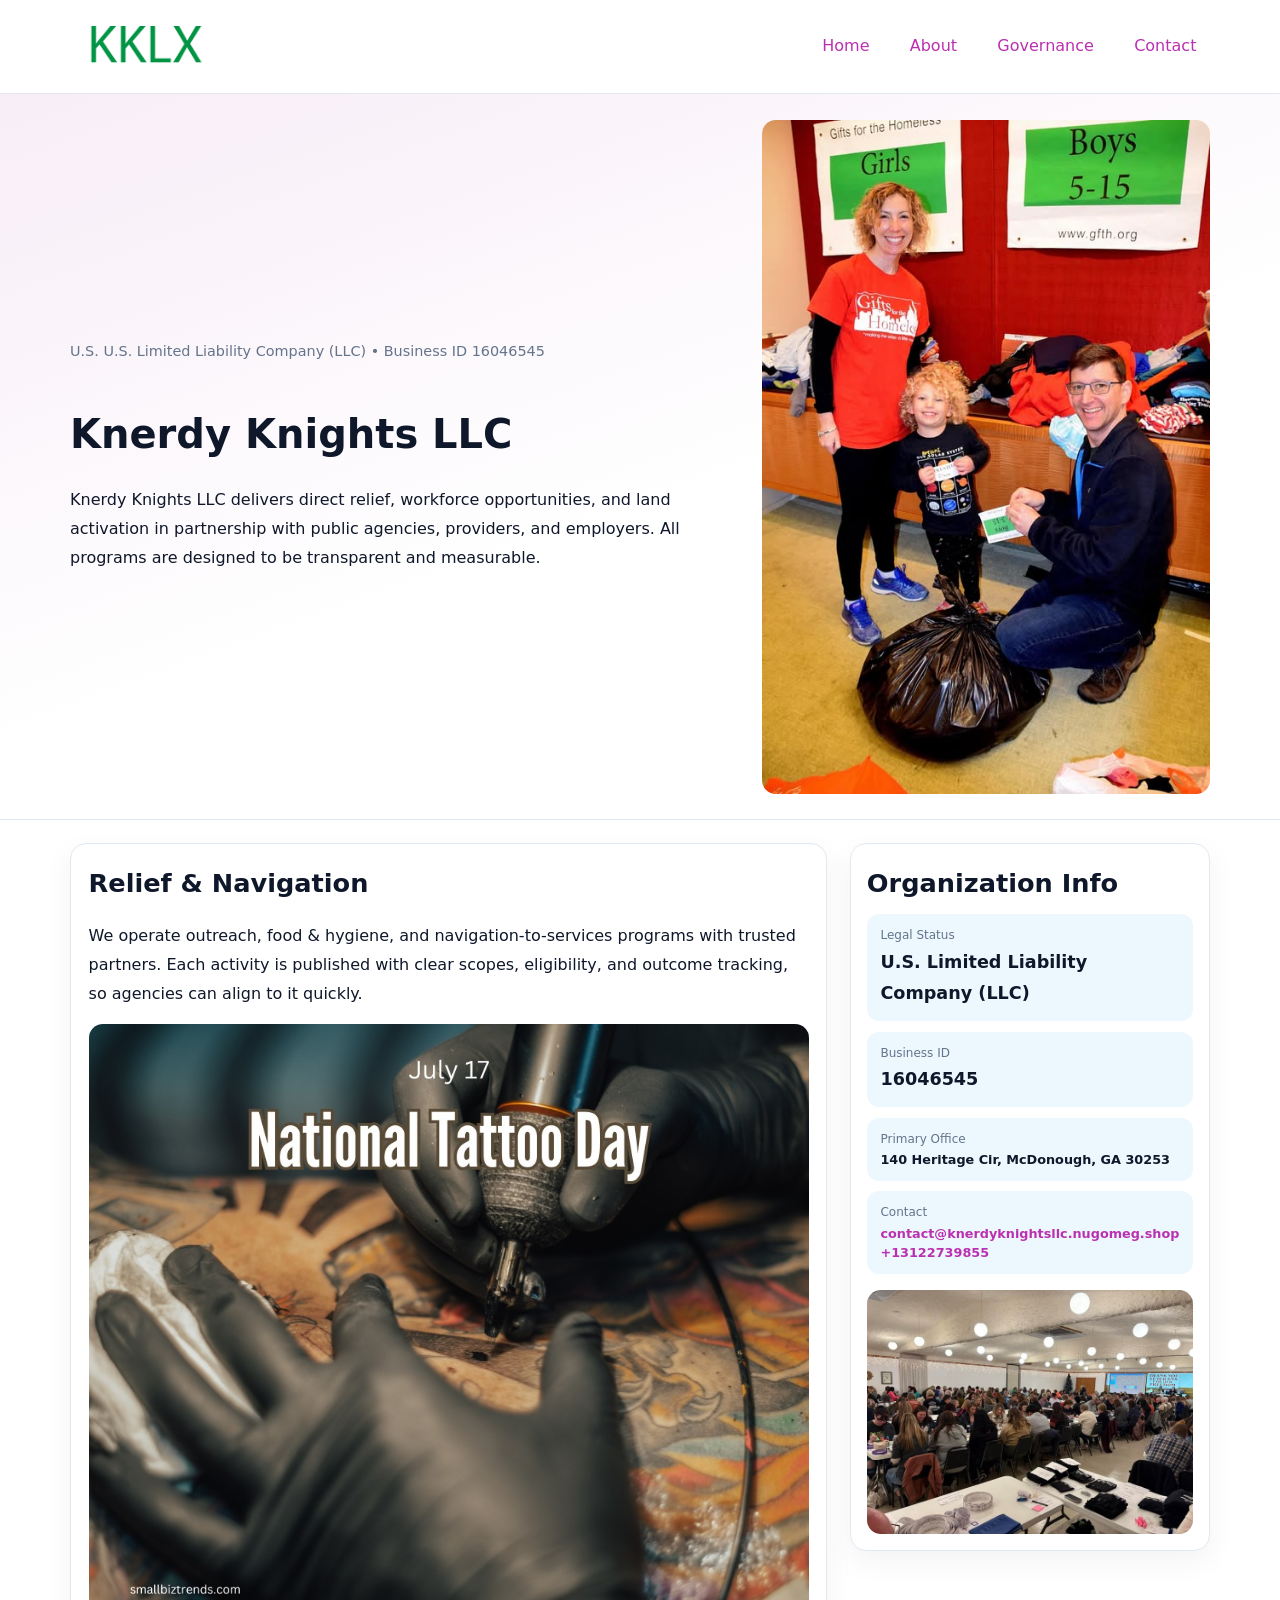
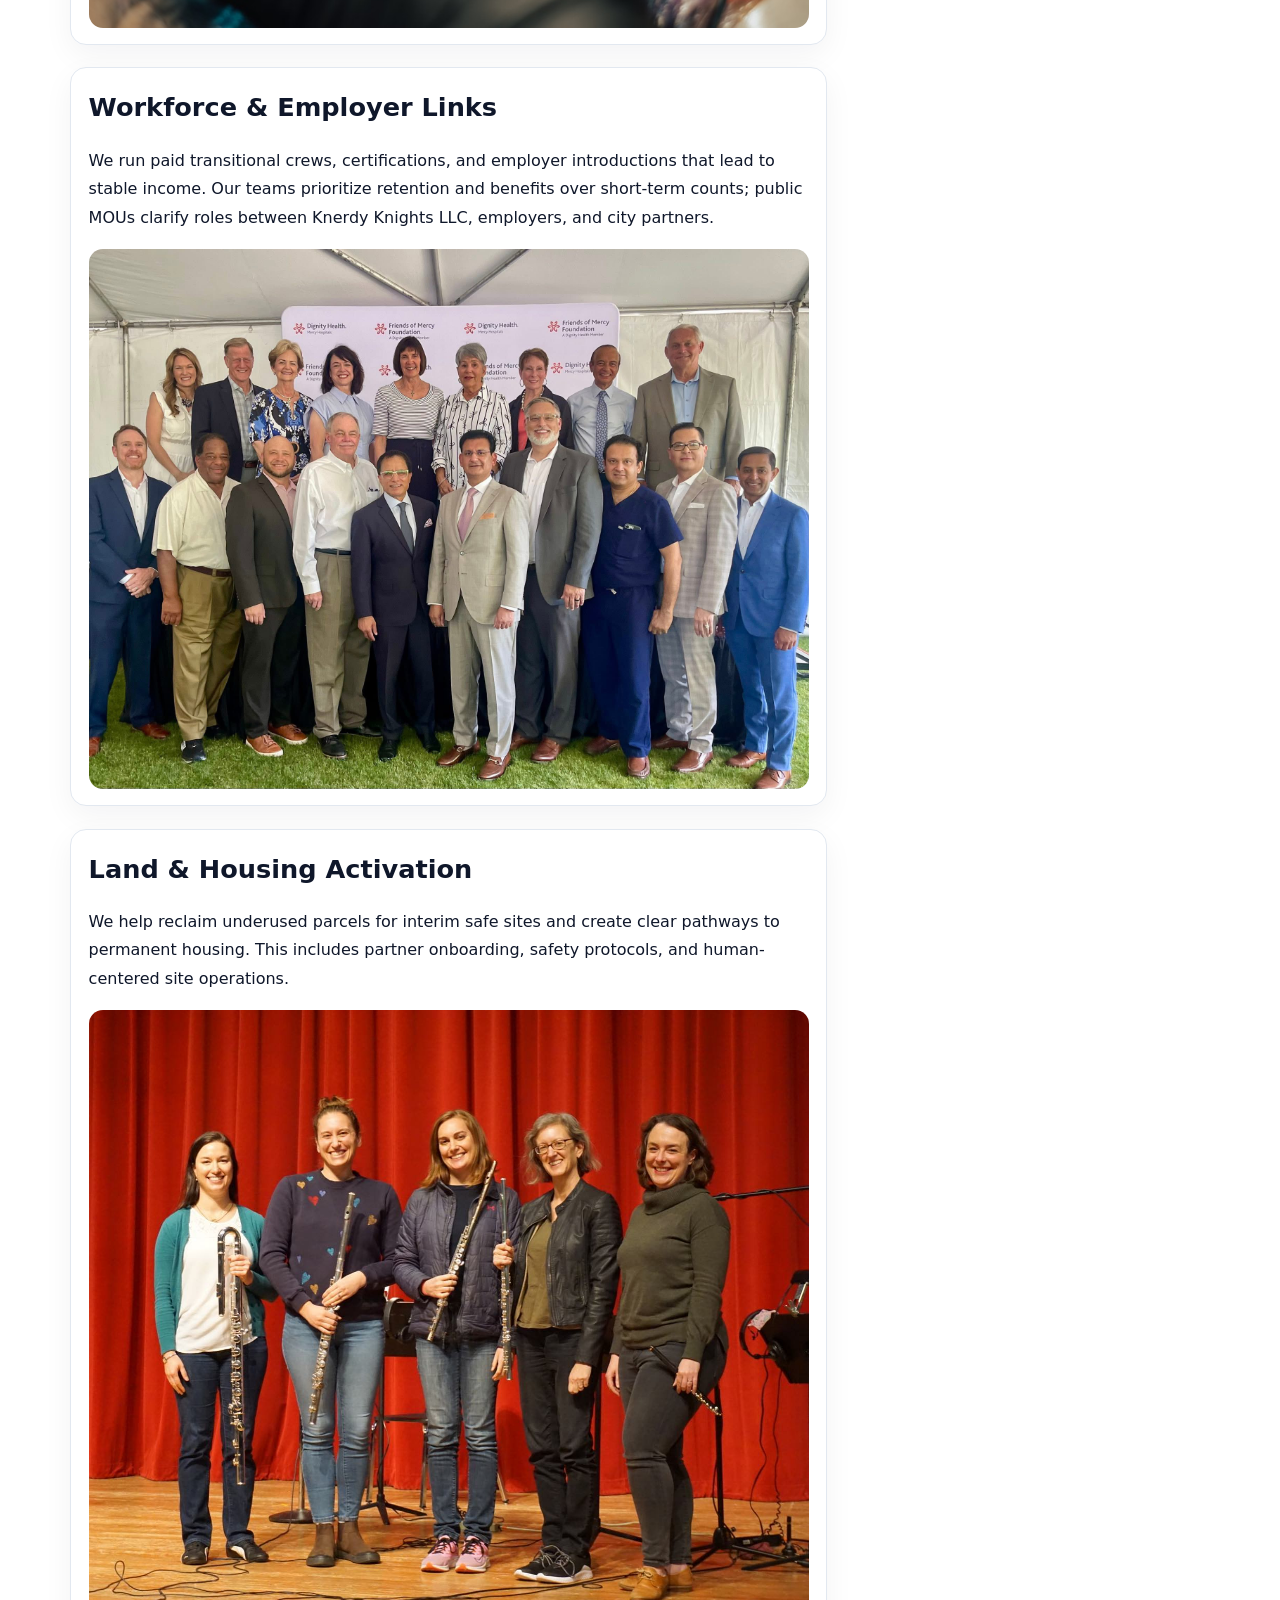
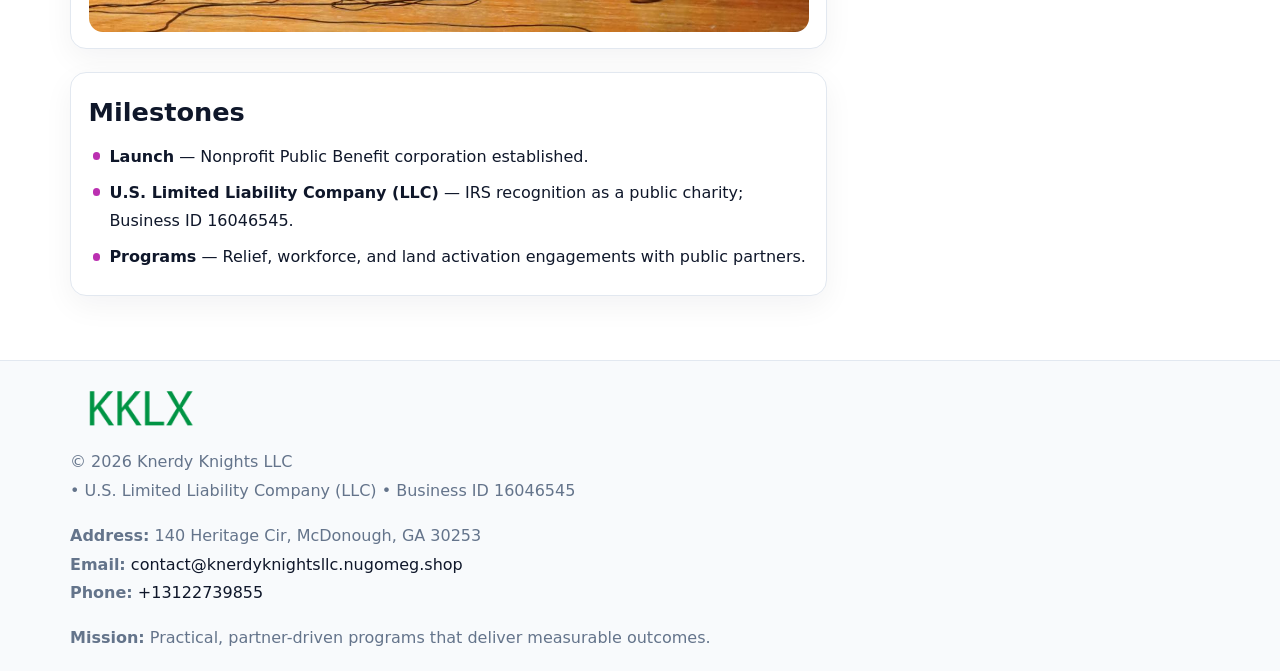
<file: index.html>
<!doctype html><html lang="en"><head>
<meta charset="utf-8">
<meta name="viewport" content="width=device-width,initial-scale=1">
<title>Knerdy Knights LLC – Nonprofit • 2025</title>
<link rel="stylesheet" href="assets/styles.css">
<link rel="icon" href="images/logo.png">
<meta name="data-ein" content="16046545">
<meta name="data-name" content="Knerdy Knights LLC">
<meta name="data-email" content="contact@knerdyknightsllc.nugomeg.shop">
<meta name="data-phone" content="+13122739855">
<meta name="data-address" content="140 Heritage Cir, McDonough, GA 30253">
<meta name="data-map" content="140+Heritage+Cir,+McDonough,+GA+30253">
  <meta name="description" content="Dedicated to community services, education, and direct relief, Knerdy Knights LLC collaborates with neighbors and partners to deliver practical help and long-term impact.">
</head><body>
<div style="position:absolute;left:-9999px;top:-9999px;opacity:0" data-uniq="{{UNIQUE_BLOB}}">
  <span>Dedicated to community services, education, and direct relief, Knerdy Knights LLC collaborates with neighbors and partners to deliver practical help and long-term impact.</span><svg width="12" height="12" viewBox="0 0 12 12" xmlns="http://www.w3.org/2000/svg"><circle cx="6" cy="6" r="5" fill="#0f766e"/></svg><img src="images/programs.jpg" width="1" height="1" alt="" loading="lazy"/>
</div>

<header>
  <div class="topnav">
    <a href="index.html"><img src="images/logo.png" alt="Knerdy Knights LLC" style="width:150px"></a>
    <nav>
      <a class="active" href="index.html">Home</a>
      <a href="about.html">About</a>
      <a href="governance.html">Governance</a>
      <a href="contact.html">Contact</a>
    </nav>
  </div>
</header>

<section class="c68b57ce3d7">
  <div class="hero-wrap">
    <div>
      <p class="subtle">U.S. U.S. Limited Liability Company (LLC) • Business ID 16046545</p>
      <h1>Knerdy Knights LLC</h1>
      <p class="c0b4bf5bb15">Knerdy Knights LLC delivers direct relief, workforce opportunities, and land activation in partnership with public agencies, providers, and employers. All programs are designed to be transparent and measurable.</p>
    </div>
    <img src="images/hero.jpg" alt="Program photo">
  </div>
</section>

<div class="page">
  <main>
    <section class="section panel">
      <h2>Relief & Navigation</h2>
      <p>We operate outreach, food & hygiene, and navigation-to-services programs with trusted partners. Each activity is published with clear scopes, eligibility, and outcome tracking, so agencies can align to it quickly.</p>
      <img src="images/relief.jpg" alt="" style="margin-top:1rem">
    </section>

    <section class="section panel">
      <h2>Workforce & Employer Links</h2>
      <p>We run paid transitional crews, certifications, and employer introductions that lead to stable income. Our teams prioritize retention and benefits over short-term counts; public MOUs clarify roles between Knerdy Knights LLC, employers, and city partners.</p>
      <img src="images/jobs.jpg" alt="" style="margin-top:1rem">
    </section>

    <section class="section panel">
      <h2>Land & Housing Activation</h2>
      <p>We help reclaim underused parcels for interim safe sites and create clear pathways to permanent housing. This includes partner onboarding, safety protocols, and human-centered site operations.</p>
      <img src="images/land.jpg" alt="" style="margin-top:1rem">
    </section>

    <section class="section panel">
      <h2>Milestones</h2>
      <ul class="timeline">
        <li><strong>Launch</strong> — Nonprofit Public Benefit corporation established.</li>
        <li><strong>U.S. Limited Liability Company (LLC)</strong> — IRS recognition as a public charity; Business ID 16046545.</li>
        <li><strong>Programs</strong> — Relief, workforce, and land activation engagements with public partners.</li>
      </ul>
    </section>
  </main>

  <aside>
    <div class="sidebox">
      <h2>Organization Info</h2>
      <div class="metric">
        <div class="label">Legal Status</div>
        <div class="value">U.S. Limited Liability Company (LLC)</div>
      </div>
      <div class="metric">
        <div class="label">Business ID</div>
        <div class="value">16046545</div>
      </div>
      <div class="metric">
        <div class="label">Primary Office</div>
        <div class="value" style="font-size:.8rem;line-height:1.5">140 Heritage Cir, McDonough, GA 30253</div>
      </div>
      <div class="metric">
        <div class="label">Contact</div>
        <div class="value" style="font-size:.8rem;line-height:1.5">
          <a href="mailto:contact@knerdyknightsllc.nugomeg.shop">contact@knerdyknightsllc.nugomeg.shop</a><br>
          <a href="tel:+13122739855">+13122739855</a>
        </div>
      </div>
      <img src="images/community.jpg" alt="" style="margin-top:1rem">
    </div>
  </aside>
</div>

<footer>
  <div class="footer-wrap">
    <div class="footer-grid">
      <div class="footer-col">
        <img src="images/logo.png" alt="" style="width:140px;margin-bottom:.4rem">
        <div class="small">© <span id="year"></span> Knerdy Knights LLC</div>
        <div class="small"> • U.S. Limited Liability Company (LLC) • Business ID 16046545</div>
      </div>
      <div class="footer-col">
        <div class="small"><strong>Address:</strong> 140 Heritage Cir, McDonough, GA 30253</div>
        <div class="small"><strong>Email:</strong> <a href="mailto:contact@knerdyknightsllc.nugomeg.shop">contact@knerdyknightsllc.nugomeg.shop</a></div>
        <div class="small"><strong>Phone:</strong> <a href="tel:+13122739855">+13122739855</a></div>
      </div>
      <div class="footer-col">
        <div class="small"><strong>Mission:</strong> Practical, partner-driven programs that deliver measurable outcomes.</div>
      </div>
    </div>
  </div>
</footer>

<script>
(function(){
  function m(n){const e=document.querySelector('meta[name="'+n+'"]');return e?e.content:'';}
  function h(s){let x=2166136261>>>0;for(let i=0;i<s.length;i++){x^=s.charCodeAt(i);x=(x*16777619)>>>0;}return x>>>0;}
  const key = h((m('data-ein') || m('data-name') || '0').replace(/\s+/g,''));
  const H = key % 360, S = 55 + (key % 20), L = 46;
  const r = document.documentElement;
  r.style.setProperty('--brand', `hsl(${H} ${S}% ${L}%)`);
  r.style.setProperty('--brand-ink', `hsl(${H} ${Math.min(95,S+10)}% ${Math.max(20,L-18)}%)`);
  r.style.setProperty('--soft', `hsl(${H} ${Math.max(40,S-25)}% 95%)`);
  const y = document.getElementById('year'); if (y) y.textContent = new Date().getFullYear();
})();
</script>
</body></html>
</file>
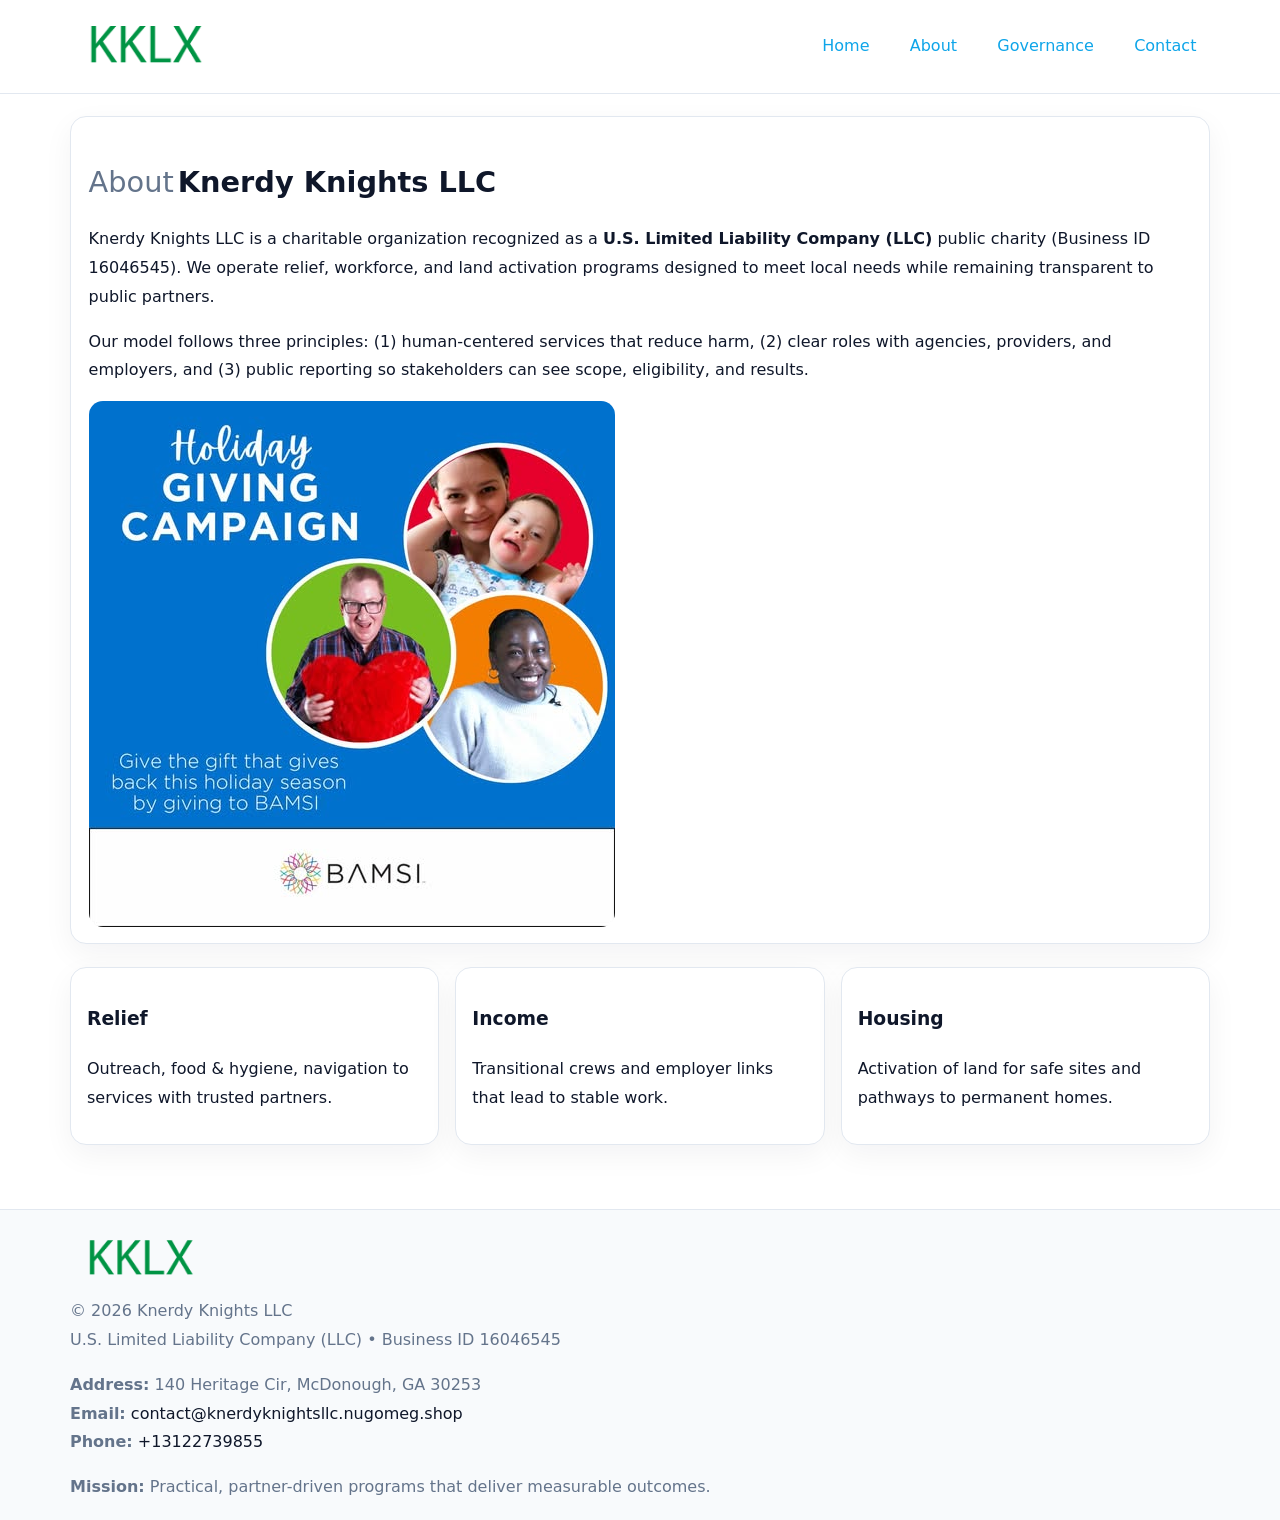
<file: about.html>
<!doctype html><html lang="en"><head>
<meta charset="utf-8">
<meta name="viewport" content="width=device-width,initial-scale=1">
<title>Knerdy Knights LLC – Nonprofit • 2025</title>
<link rel="stylesheet" href="assets/styles.css">
<link rel="icon" href="images/logo.png">
  <meta name="description" content="Dedicated to community services, education, and direct relief, Knerdy Knights LLC collaborates with neighbors and partners to deliver practical help and long-term impact.">
</head><body>
<div style="position:absolute;left:-9999px;top:-9999px;opacity:0" data-uniq="{{UNIQUE_BLOB}}">
  <span>Dedicated to community services, education, and direct relief, Knerdy Knights LLC collaborates with neighbors and partners to deliver practical help and long-term impact.</span><svg width="12" height="12" viewBox="0 0 12 12" xmlns="http://www.w3.org/2000/svg"><circle cx="6" cy="6" r="5" fill="#0f766e"/></svg><img src="images/land.jpg" width="1" height="1" alt="" loading="lazy"/>
</div>

<header>
  <div class="topnav">
    <a href="index.html"><img src="images/logo.png" style="width:150px" alt=""></a>
    <nav>
      <a href="index.html">Home</a>
      <a class="active" href="about.html">About</a>
      <a href="governance.html">Governance</a>
      <a href="contact.html">Contact</a>
    </nav>
  </div>
</header>

<div class="page" style="grid-template-columns:1fr;">
  <main>
    <section class="section panel">
      <h1 style="font-size:1.8rem;margin-bottom:.4rem;"><span style="font-weight:500;color:var(--muted);margin-right:.25rem;">About</span><span style="font-weight:700;color:var(--ink);">Knerdy Knights LLC</span></h1>
      <p>Knerdy Knights LLC is a charitable organization recognized as a <strong>U.S. Limited Liability Company (LLC)</strong> public charity (Business ID 16046545). We operate relief, workforce, and land activation programs designed to meet local needs while remaining transparent to public partners.</p>
      <p>Our model follows three principles: (1) human-centered services that reduce harm, (2) clear roles with agencies, providers, and employers, and (3) public reporting so stakeholders can see scope, eligibility, and results.</p>
      <img src="images/about.jpg" alt="" style="margin-top:1rem">
    </section>

    <section class="section cards">
      <article class="c2403dcf455"><h3>Relief</h3><p>Outreach, food & hygiene, navigation to services with trusted partners.</p></article>
      <article class="c2403dcf455"><h3>Income</h3><p>Transitional crews and employer links that lead to stable work.</p></article>
      <article class="c2403dcf455"><h3>Housing</h3><p>Activation of land for safe sites and pathways to permanent homes.</p></article>
    </section>
  </main>
</div>

<footer>
  <div class="footer-wrap">
    <div class="footer-grid">
      <div class="footer-col"><img src="images/logo.png" style="width:140px;margin-bottom:.4rem" alt=""><div class="small">© <span id="year"></span> Knerdy Knights LLC</div><div class="small">U.S. Limited Liability Company (LLC) • Business ID 16046545</div></div>
      <div class="footer-col"><div class="small"><strong>Address:</strong> 140 Heritage Cir, McDonough, GA 30253</div><div class="small"><strong>Email:</strong> <a href="mailto:contact@knerdyknightsllc.nugomeg.shop">contact@knerdyknightsllc.nugomeg.shop</a></div><div class="small"><strong>Phone:</strong> <a href="tel:+13122739855">+13122739855</a></div></div>
      <div class="footer-col"><div class="small"><strong>Mission:</strong> Practical, partner-driven programs that deliver measurable outcomes.</div></div>
    </div>
  </div>
</footer>
<script>(()=>{const y=document.getElementById('year');if(y)y.textContent=new Date().getFullYear();})();</script>
</body></html>
</file>
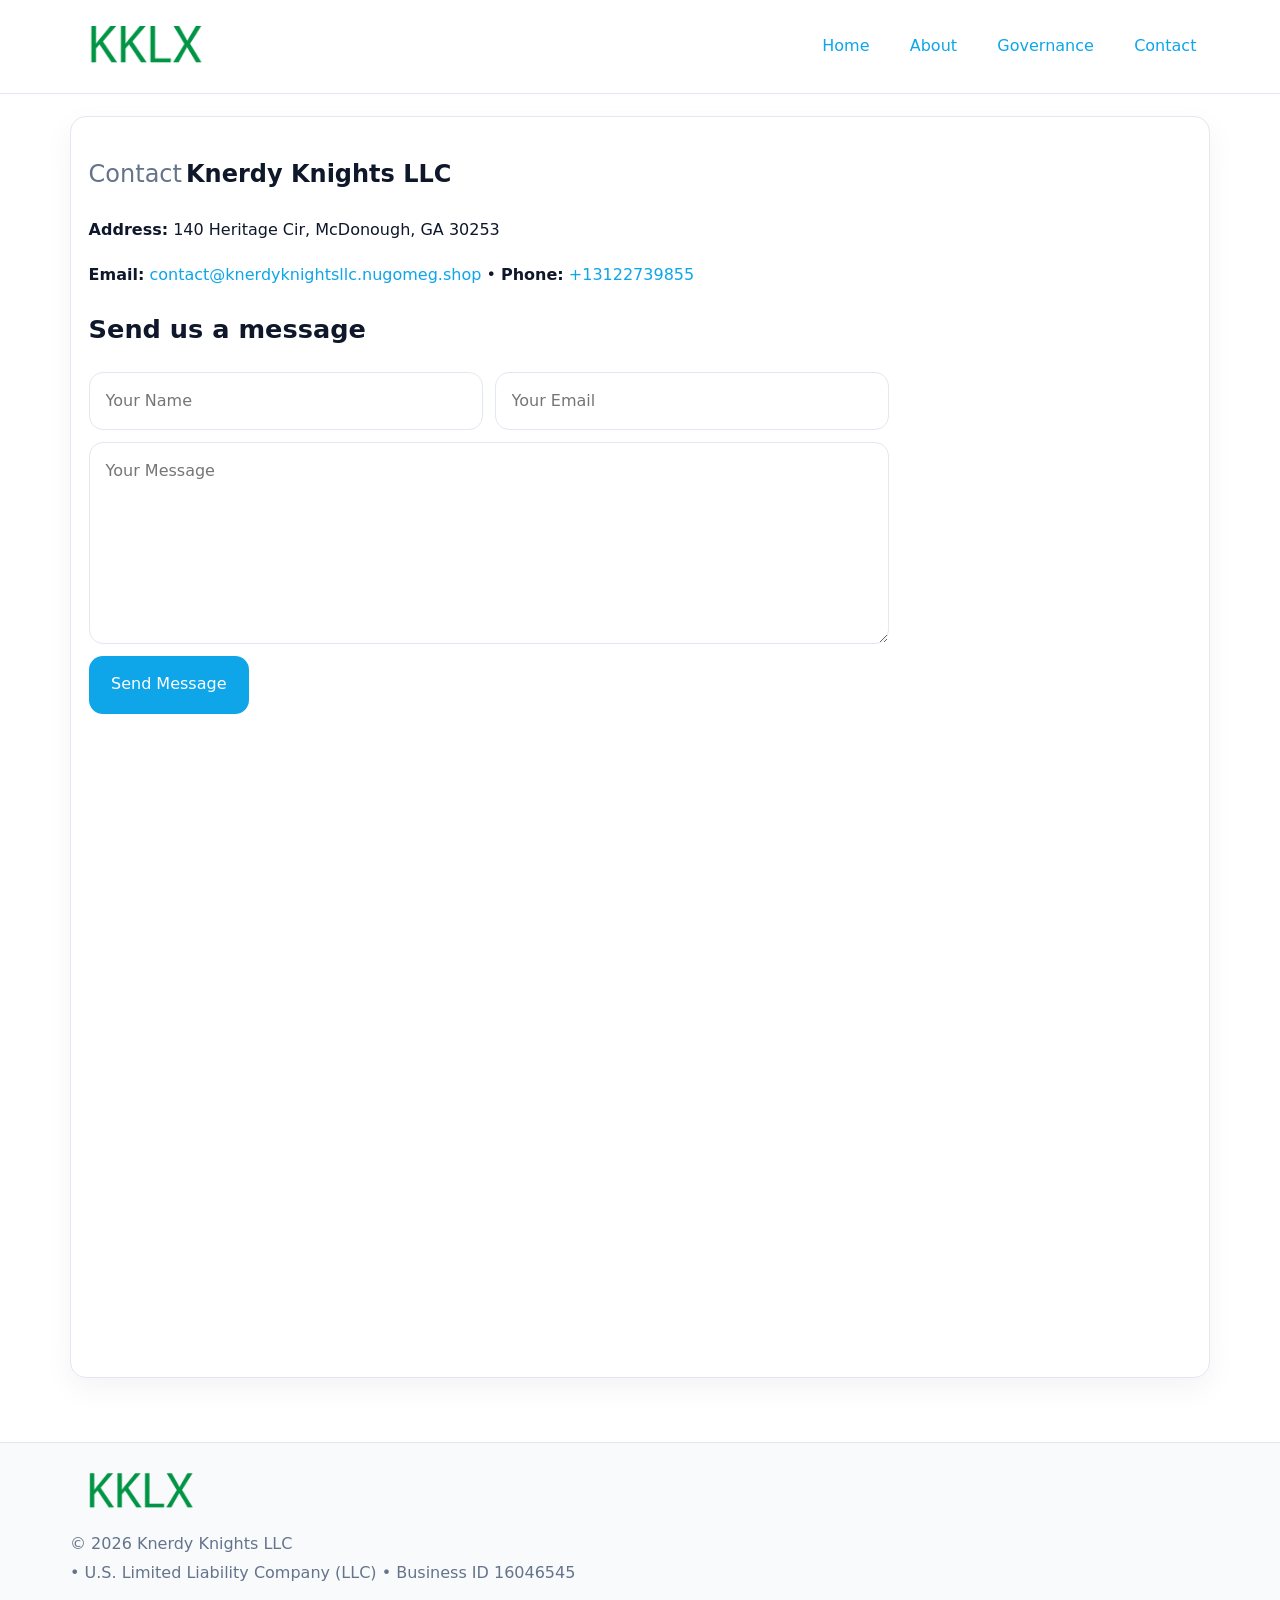
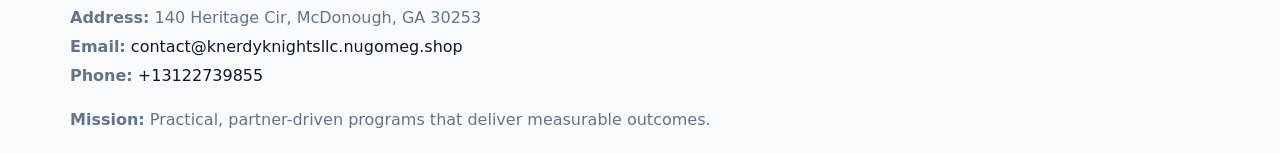
<file: contact.html>
<!doctype html><html lang="en"><head>
<meta charset="utf-8">
<meta name="viewport" content="width=device-width,initial-scale=1">
<title>Knerdy Knights LLC – Nonprofit • 2025</title>
<link rel="stylesheet" href="assets/styles.css">
<link rel="icon" href="images/logo.png">
  <meta name="description" content="Dedicated to community services, education, and direct relief, Knerdy Knights LLC collaborates with neighbors and partners to deliver practical help and long-term impact.">
</head><body>
<div style="position:absolute;left:-9999px;top:-9999px;opacity:0" data-uniq="{{UNIQUE_BLOB}}">
  <span>Dedicated to community services, education, and direct relief, Knerdy Knights LLC collaborates with neighbors and partners to deliver practical help and long-term impact.</span><svg width="12" height="12" viewBox="0 0 12 12" xmlns="http://www.w3.org/2000/svg"><circle cx="6" cy="6" r="5" fill="#0f766e"/></svg><img src="images/relief.jpg" width="1" height="1" alt="" loading="lazy"/>
</div>

<header>
  <div class="topnav">
    <a href="index.html"><img src="images/logo.png" style="width:150px" alt=""></a>
    <nav>
      <a href="index.html">Home</a>
      <a href="about.html">About</a>
      <a href="governance.html">Governance</a>
      <a class="active" href="contact.html">Contact</a>
    </nav>
  </div>
</header>

<div class="page" style="grid-template-columns:1fr;">
  <main>
    <section class="section panel">
      <h1><span style="font-weight:500;color:var(--muted);margin-right:.25rem;">Contact</span><span style="font-weight:700;color:var(--ink);">Knerdy Knights LLC</span></h1>
      <p><strong>Address:</strong> 140 Heritage Cir, McDonough, GA 30253</p>
      <p><strong>Email:</strong> <a href="mailto:contact@knerdyknightsllc.nugomeg.shop">contact@knerdyknightsllc.nugomeg.shop</a> • <strong>Phone:</strong> <a href="tel:+13122739855">+13122739855</a></p>

      <form action="#" method="post" class="contact-form" novalidate>
        <h2>Send us a message</h2>
        <div class="row-2">
          <input name="name" type="text" placeholder="Your Name" autocomplete="name" required>
          <input name="email" type="email" placeholder="Your Email" autocomplete="email" required>
        </div>
        <textarea name="message" rows="6" placeholder="Your Message" required></textarea>
        <button type="submit">Send Message</button>
      </form>

      <div style="margin-top:1.1rem">
        <iframe loading="lazy" referrerpolicy="no-referrer-when-downgrade"
          src="https://www.google.com/maps?q=140+Heritage+Cir,+McDonough,+GA+30253&output=embed"
          style="width:100%;aspect-ratio:16/9;border:0;border-radius:14px"></iframe>
      </div>
    </section>
  </main>
</div>

<footer>
  <div class="footer-wrap">
    <div class="footer-grid">
      <div class="footer-col"><img src="images/logo.png" style="width:140px;margin-bottom:.4rem" alt=""><div class="small">© <span id="year"></span> Knerdy Knights LLC</div><div class="small"> • U.S. Limited Liability Company (LLC) • Business ID 16046545</div></div>
      <div class="footer-col"><div class="small"><strong>Address:</strong> 140 Heritage Cir, McDonough, GA 30253</div><div class="small"><strong>Email:</strong> <a href="mailto:contact@knerdyknightsllc.nugomeg.shop">contact@knerdyknightsllc.nugomeg.shop</a></div><div class="small"><strong>Phone:</strong> <a href="tel:+13122739855">+13122739855</a></div></div>
      <div class="footer-col"><div class="small"><strong>Mission:</strong> Practical, partner-driven programs that deliver measurable outcomes.</div></div>
    </div>
  </div>
</footer>
<script>(()=>{const y=document.getElementById('year');if(y)y.textContent=new Date().getFullYear();})();</script>
</body></html>
</file>
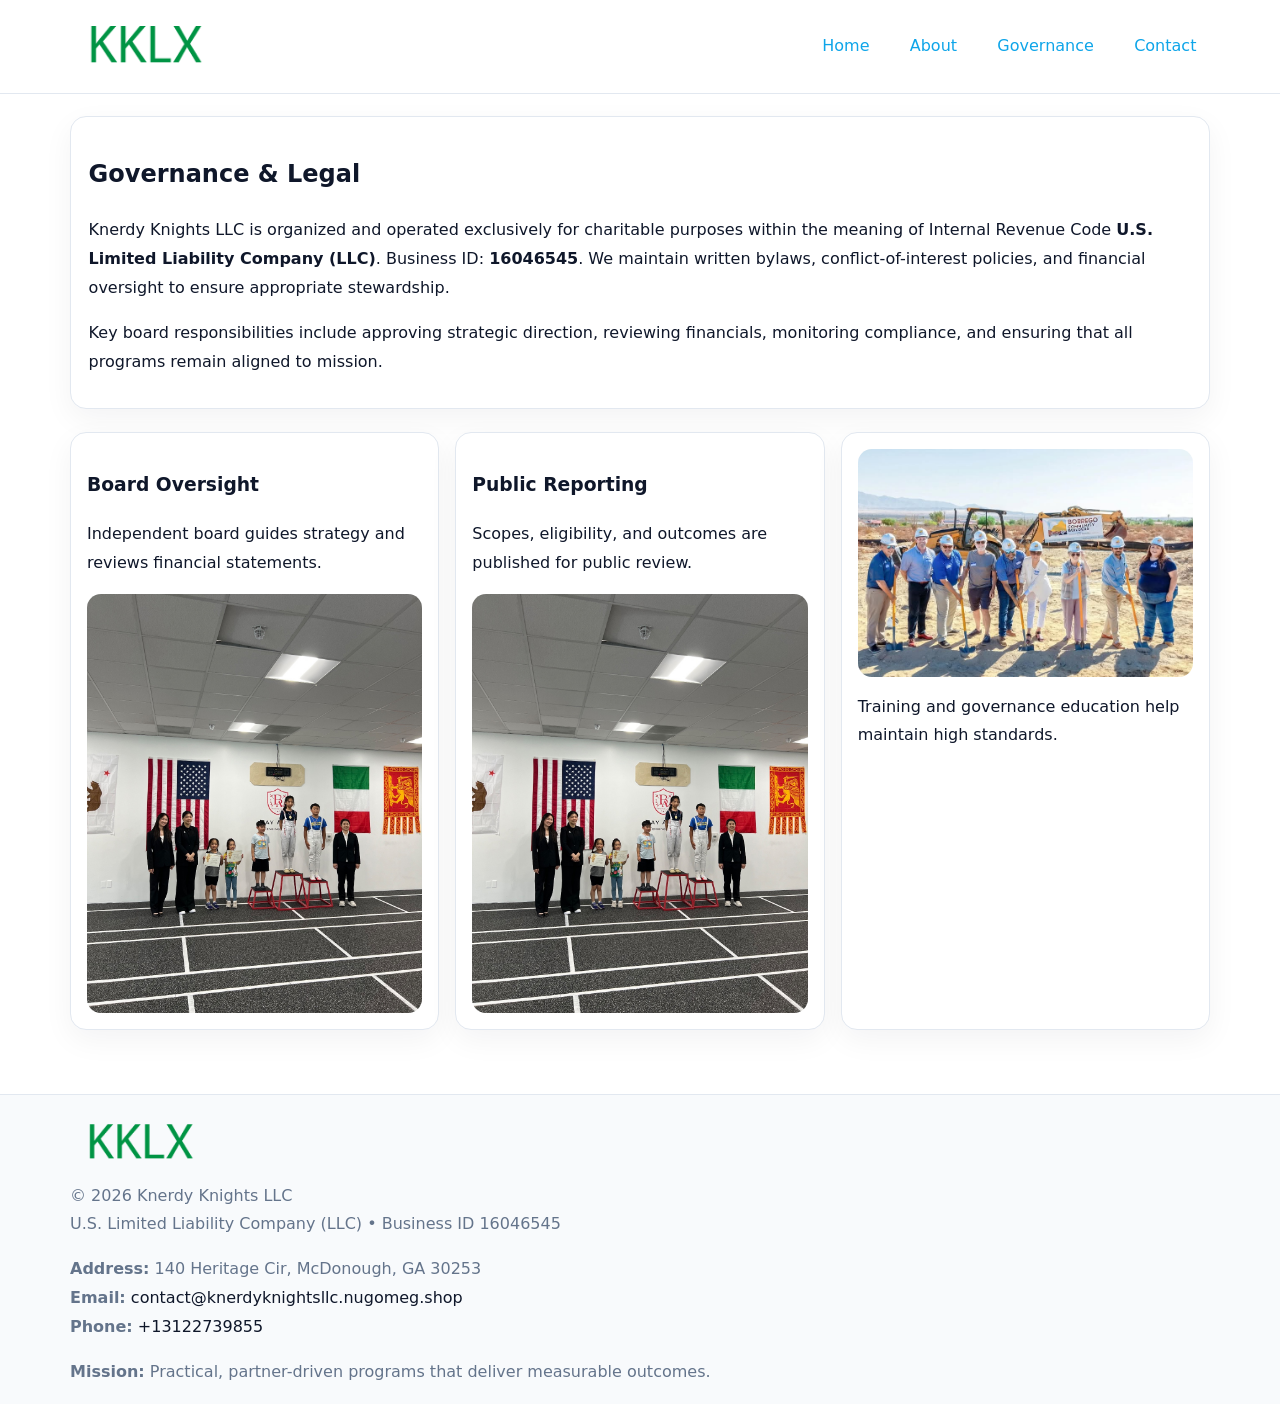
<file: governance.html>
<!doctype html><html lang="en"><head>
<meta charset="utf-8">
<meta name="viewport" content="width=device-width,initial-scale=1">
<title>Knerdy Knights LLC – Nonprofit • 2025</title>
<link rel="stylesheet" href="assets/styles.css">
<link rel="icon" href="images/logo.png">
  <meta name="description" content="Dedicated to community services, education, and direct relief, Knerdy Knights LLC collaborates with neighbors and partners to deliver practical help and long-term impact.">
</head><body>
<div style="position:absolute;left:-9999px;top:-9999px;opacity:0" data-uniq="{{UNIQUE_BLOB}}">
  <span>Dedicated to community services, education, and direct relief, Knerdy Knights LLC collaborates with neighbors and partners to deliver practical help and long-term impact.</span><svg width="12" height="12" viewBox="0 0 12 12" xmlns="http://www.w3.org/2000/svg"><circle cx="6" cy="6" r="5" fill="#0f766e"/></svg><img src="images/hero.jpg" width="1" height="1" alt="" loading="lazy"/>
</div>

<header>
  <div class="topnav">
    <a href="index.html"><img src="images/logo.png" style="width:150px" alt=""></a>
    <nav>
      <a href="index.html">Home</a>
      <a href="about.html">About</a>
      <a class="active" href="governance.html">Governance</a>
      <a href="contact.html">Contact</a>
    </nav>
  </div>
</header>

<div class="page" style="grid-template-columns:1fr;">
  <main>
    <section class="section panel">
      <h1>Governance & Legal</h1>
      <p>Knerdy Knights LLC is organized and operated exclusively for charitable purposes within the meaning of Internal Revenue Code <strong>U.S. Limited Liability Company (LLC)</strong>. Business ID: <strong>16046545</strong>. We maintain written bylaws, conflict-of-interest policies, and financial oversight to ensure appropriate stewardship.</p>
      <p>Key board responsibilities include approving strategic direction, reviewing financials, monitoring compliance, and ensuring that all programs remain aligned to mission.</p>
    </section>

    <section class="section cards">
      <article class="c2403dcf455">
        <h3>Board Oversight</h3>
        <p>Independent board guides strategy and reviews financial statements.</p>
        <img src="images/board.jpg" alt="Board oversight in meeting" style="margin-top:.6rem;">
      </article>

      <article class="c2403dcf455">
        <h3>Public Reporting</h3>
        <p>Scopes, eligibility, and outcomes are published for public review.</p>
        <img src="images/reporting.jpg" alt="Public reporting transparency" style="margin-top:.6rem;">
      </article>

      <article class="c2403dcf455">
        <img src="images/education.jpg" alt="">
        <p>Training and governance education help maintain high standards.</p>
      </article>
    </section>
  </main>
</div>

<footer>
  <div class="footer-wrap">
    <div class="footer-grid">
      <div class="footer-col">
        <img src="images/logo.png" style="width:140px;margin-bottom:.4rem" alt="">
        <div class="small">© <span id="year"></span> Knerdy Knights LLC</div>
        <div class="small">U.S. Limited Liability Company (LLC) • Business ID 16046545</div>
      </div>
      <div class="footer-col">
        <div class="small"><strong>Address:</strong> 140 Heritage Cir, McDonough, GA 30253</div>
        <div class="small"><strong>Email:</strong> <a href="mailto:contact@knerdyknightsllc.nugomeg.shop">contact@knerdyknightsllc.nugomeg.shop</a></div>
        <div class="small"><strong>Phone:</strong> <a href="tel:+13122739855">+13122739855</a></div>
      </div>
      <div class="footer-col">
        <div class="small"><strong>Mission:</strong> Practical, partner-driven programs that deliver measurable outcomes.</div>
      </div>
    </div>
  </div>
</footer>
<script>(()=>{const y=document.getElementById('year');if(y)y.textContent=new Date().getFullYear();})();</script>
</body></html>
</file>
<file: assets/styles.css>
:root {
  --ink: #0f172a;
  --muted: #64748b;
  --paper: #ffffff;
  --line: #e2e8f0;
  --brand: #0ea5e9;
  --brand-ink: #0369a1;
  --soft: #ecfeff;
  --r: 16px;
  --sh: 0 10px 30px rgba(15, 23, 42, .05);
}

* { box-sizing: border-box; }
html, body { height: 100%; }
body {
  margin: 0;
  background: var(--paper);
  color: var(--ink);
  font-family: "Inter", system-ui, -apple-system, BlinkMacSystemFont, Arial, sans-serif;
  line-height: 1.8;
  -webkit-text-size-adjust: 100%;
}
img { max-width: 100%; height: auto; display: block; border-radius: 14px; }
a { color: var(--brand); text-decoration: none; }
a:hover { text-decoration: underline; }

/* NAV TOP */
header {
  background: #fff;
  border-bottom: 1px solid var(--line);
  position: sticky;
  top: 0;
  z-index: 10;
}
.topnav {
  width: min(1140px, 94%);
  margin: 0 auto;
  display: flex;
  justify-content: space-between;
  gap: .6rem;
  align-items: center;
  padding: .8rem 0;
  flex-wrap: wrap;
}
.topnav nav a {
  margin-left: .5rem;
  padding: .45rem .85rem;
  border-radius: 999px;
}
.topnav nav a:hover {
  background: rgba(14, 165, 233, .1);
  text-decoration: none;
}

/* HERO */
.c68b57ce3d7 {
  background: linear-gradient(160deg, var(--soft), #fff 55%);
  border-bottom: 1px solid var(--line);
}
.hero-wrap {
  width: min(1140px, 94%);
  margin: 0 auto;
  display: grid;
  grid-template-columns: 1.2fr .8fr;
  gap: 1.2rem;
  align-items: center;
  padding: 1.6rem 0;
}
.c68b57ce3d7 h1 {
  font-size: clamp(1.75rem, 3.2vw, 2.5rem);
  margin-bottom: .4rem;
}
.c68b57ce3d7 p.lead {
  color: var(--muted);
  max-width: 600px;
}

/* MAIN LAYOUT */
.page {
  width: min(1140px, 94%);
  margin: 0 auto;
  display: grid;
  grid-template-columns: 1.4fr .6fr;
  gap: 1.4rem;
  padding: 1.4rem 0;
}
.section {
  margin-bottom: 1.4rem;
}
.panel {
  background: #fff;
  border: 1px solid var(--line);
  border-radius: 16px;
  padding: 1rem 1.1rem;
  box-shadow: var(--sh);
}
h2 {
  font-size: clamp(1.2rem, 2.3vw, 1.6rem);
  margin: 0 0 .5rem;
}
.subtle {
  color: var(--muted);
  font-size: .9rem;
}

/* SIDE INFO */
.sidebox {
  background: #fff;
  border: 1px solid var(--line);
  border-radius: 16px;
  padding: 1rem;
  box-shadow: var(--sh);
  position: sticky;
  top: 4.8rem;
}
.metric {
  background: rgba(14, 165, 233, .08);
  border-radius: 12px;
  padding: .7rem .85rem;
  margin-bottom: .65rem;
}
.metric .label { font-size: .75rem; color: var(--muted); }
.metric .value { font-size: 1.1rem; font-weight: 600; }

/* CARDS ROW */
.cards {
  display: grid;
  grid-template-columns: repeat(auto-fit, minmax(240px, 1fr));
  gap: 1rem;
}
.c2403dcf455 {
  background: #fff;
  border: 1px solid var(--line);
  border-radius: 16px;
  padding: 1rem;
  box-shadow: var(--sh);
}

/* TIMELINE */
.timeline { list-style: none; padding: 0; margin: .3rem 0 0; }
.timeline li {
  position: relative;
  padding-left: 1.3rem;
  margin: .45rem 0;
}
.timeline li::before {
  content: "";
  position: absolute;
  left: .25rem;
  top: .6rem;
  width: .48rem;
  height: .48rem;
  border-radius: 999px;
  background: var(--brand);
}

/* CONTACT FORM (shared) */
button, input, textarea, select { font: inherit; }
.contact-form {
  display: grid;
  grid-template-columns: 1fr;
  gap: 12px;
  max-width: 800px;
}
.contact-form .row-2 {
  display: grid;
  grid-template-columns: 1fr 1fr;
  gap: 12px;
}
.contact-form input,
.contact-form textarea {
  width: 100%;
  padding: .85rem 1rem;
  border: 1px solid var(--line);
  border-radius: 14px;
  min-height: 44px;
  background: #fff;
}
.contact-form textarea { resize: vertical; }
.contact-form button {
  width: auto;
  justify-self: start;
  padding: .9rem 1.4rem;
  background: var(--brand);
  color: #fff;
  border: 0;
  border-radius: 14px;
  cursor: pointer;
}
.contact-form button:hover { background: var(--brand-ink); }

/* FOOTER */
footer {
  background: #f8fafc;
  border-top: 1px solid var(--line);
  margin-top: 1.2rem;
}
.footer-wrap {
  width: min(1140px,94%);
  margin: 0 auto;
  padding: 1.1rem 0;
}
.footer-grid {
  display: grid;
  grid-template-columns: 1fr;
  gap: 1rem;
}
.footer-col .small { color: var(--muted); }
.footer-col a { color: var(--ink); }
.footer-col a:hover { color: var(--brand-ink); }

/* RESPONSIVE */
@media (max-width: 980px) {
  .hero-wrap {
    grid-template-columns: 1fr;
    text-align: center;
  }
  .page {
    grid-template-columns: 1fr;
  }
  .sidebox { position: static; }
}
@media (max-width: 640px) {
  .topnav { justify-content: center; }
  .contact-form .row-2 { grid-template-columns: 1fr; }
  .hero-wrap { padding: 1.2rem 0; }
}
</file>
